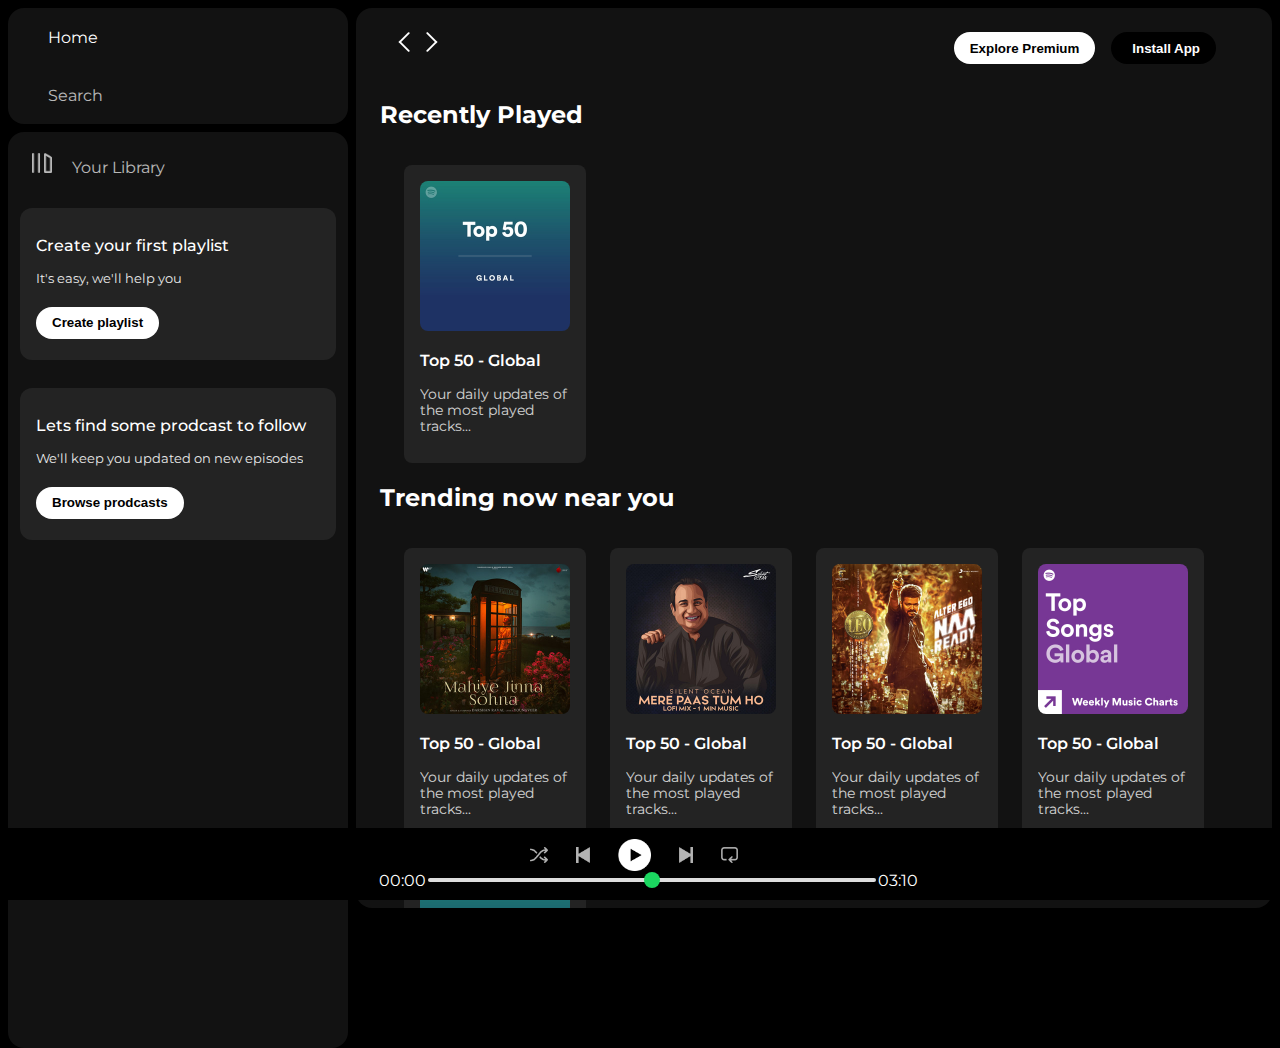
<file: Spotify Clone/index.html>
<!DOCTYPE html>
<html lang="en">
<head>
    <meta charset="UTF-8">
    <meta name="viewport" content="width=device-width, initial-scale=1.0">
    <link rel="stylesheet" href="https://cdnjs.cloudflare.com/ajax/libs/font-awesome/6.5.1/css/all.min.css" integrity="sha512-DTOQO9RWCH3ppGqcWaEA1BIZOC6xxalwEsw9c2QQeAIftl+Vegovlnee1c9QX4TctnWMn13TZye+giMm8e2LwA==" crossorigin="anonymous" referrerpolicy="no-referrer" />
    <link rel="icon" href="logo.png">
    <title>Spotify- Web Player: Music for everyone</title>
    <link rel="preconnect" href="https://fonts.googleapis.com">
    <link rel="preconnect" href="https://fonts.gstatic.com" crossorigin>
    <link href="https://fonts.googleapis.com/css2?family=Montserrat:wght@300;400;500;600;700&display=swap" rel="stylesheet">
    <link rel="stylesheet" href="style.css">
</head>
<body>
    <div class="main">
        <div class="sidebar">
            <div class="nav">
                <div class="nav-option" style="opacity: 1;">
                    <i class="fa-solid fa-house"></i>
                    <a href="#">Home</a>
                </div>
                <div class="nav-option">
                    <i class="fa-solid fa-magnifying-glass"></i>
                    <a href="#">Search</a>
                </div>
            </div>
            <div class="library">
                <div class="option">
                    <div class="lib-option nav-option">
                       <img src="library_icon.png" alt="library">
                        <a href="#">Your Library</a>
                    </div>
                    <div class="icons">
                        <i class="fa-solid fa-plus"></i>
                        <i class="fa-solid fa-arrow-right"></i>
                    </div>
                </div>
                <div class="lib-boxe">
                    <div class="box">
                        <p class="box-p1">Create your first playlist</p>
                        <p class="box-p2">It's easy, we'll help you</p>
                        <button class="badge">Create playlist</button>
                    </div>
                    <div class="box">
                        <p class="box-p1">Lets find some prodcast to follow</p>
                        <p class="box-p2">We'll keep you updated on new episodes</p>
                        <button class="badge">Browse prodcasts</button>
                    </div>
                </div>
            </div>
        </div>
        <div class="main-content">
            <div class="sticky-nav">
                <div class="sticky-nav-icons">
                <img src="backward_icon.png">
                <img src="forward_icon.png" class="hide">
                </div>
                <div class="sticky-nav-options">
                    <button class="badge nav-item hide">Explore Premium</button>
                    <button class="badge nav-item dark-badge" ><i class="fa-regular fa-circle-down" style="margin-right: 5px;"></i>Install App</button>
                    <i class="fa-regular fa-user nav-item"></i>
                </div>
            </div>

            <h2>Recently Played</h2>
            <div class="cards-container">
                <div class="card">
                    <img src="card1img.jpeg" class="card-img">
                    <p class="card-title">Top 50 - Global</p>
                    <p class="card-info">Your daily updates of the most played tracks...</p>
                </div>
            </div>

            <h2>Trending now near you</h2>
            <div class="cards-container">
                <div class="card">
                    <img src="card2img.jpeg" class="card-img">
                    <p class="card-title">Top 50 - Global</p>
                    <p class="card-info">Your daily updates of the most played tracks...</p>
                </div>
                <div class="card">
                    <img src="card3img.jpeg" class="card-img">
                    <p class="card-title">Top 50 - Global</p>
                    <p class="card-info">Your daily updates of the most played tracks...</p>
                </div>
                <div class="card">
                    <img src="card4img.jpeg" class="card-img">
                    <p class="card-title">Top 50 - Global</p>
                    <p class="card-info">Your daily updates of the most played tracks...</p>
                </div>
                <div class="card">
                    <img src="card5img.jpeg" class="card-img">
                    <p class="card-title">Top 50 - Global</p>
                    <p class="card-info">Your daily updates of the most played tracks...</p>
                </div>
                <div class="card">
                    <img src="card1img.jpeg" class="card-img">
                    <p class="card-title">Top 50 - Global</p>
                    <p class="card-info">Your daily updates of the most played tracks...</p>
                </div>
                </div>

                <h2>Featured Charts</h2>
                <div class="cards-container">
                <div class="card">
                    <img src="card5img.jpeg" class="card-img">
                    <p class="card-title">Top Songs-Global</p>
                    <p class="card-info">Your weekly updates of the most rights...</p>
                </div>
                <div class="card">
                    <img src="card6img.jpeg" class="card-img">
                    <p class="card-title">Top Songs - India</p>
                    <p class="card-info">Your weekly updates of the most right...</p>
                </div>
                <div class="card">
                    <img src="card1img.jpeg" class="card-img">
                    <p class="card-title">Top 50 - Global</p>
                    <p class="card-info">Your daily updates of the most played...</p>
                </div>
            </div>
        <div class="footer">
            <div class="line"></div>
        </div>
        </div>
        <div class="music-player">
            <div class="album"></div>
            <div class="player">
                <div class="player-controls">
                    <img src="player_icon1.png" class="player-control-icon">
                    <img src="player_icon2.png" class="player-control-icon">
                    <img src="player_icon3.png" class="player-control-icon" style="height:2rem;opacity:1">
                    <img src="player_icon4.png" class="player-control-icon">
                    <img src="player_icon5.png" class="player-control-icon">
                </div>
                <div class="playback-bar">
                    <span curr-time>00:00</span>
                    <input type="range" min="0" max="100" class="progress-bar" step="1">
                    <span tot-time>03:10</span>
                </div>
            </div>
            <div class="controls"></div>

        </div>
    </div>
    
</body>
</html>
</file>
<file: Spotify Clone/style.css>
body{
    font-family: 'Montserrat', sans-serif;
    margin:0;
    background:#000;
    color: #fff;
    overflow: hidden;
}
.main{
    display:flex;
    height: 100vh;
    padding:0.5rem;
}
.sidebar{
    background-color:black;
    width: 340px;
    border-radius:1em;
    margin-right:0.5rem;
}
.main-content{
    background-color:#121212;
    flex:1;
    border-radius:1em;
    overflow: auto;
    padding: 0 1.5rem 0 1.5rem;
}
.music-player{
    background-color:#000;
    position: fixed;
    bottom: 0;
    width: 100%;
    height: 72px;
}
a{
    text-decoration: none;
    color: white;
}
.nav{
    background: #121212;
    border-radius:1em;
    display: flex;
    flex-direction:column;
    justify-content: center;
    height: 100px;
    padding: 0.5rem 0.75rem;
}
.nav-option{
    line-height: 2.5rem;
    opacity: 0.7;
    padding: 0.5rem 0.75rem;
}
.nav-option:hover{
    opacity: 1;
}
.nav-option i{
    font-size: 1.25rem;
}
.nav-option a{
    font-size: 1rem;
    margin-left: 1rem;
}
.library{
    background: #121212;
    border-radius: 1rem;
    height: 100%;
    margin-top:0.5rem;
    padding: 0.5rem 0.75rem;
}
.option{
    display: flex;
    justify-content: space-between;
    align-items: center;
}
.lib-option img{
    height:1.25rem;
    width:1.25rem;
}
.icons{
    font-size: 1.25rem;
    display: flex;
}
.icons i{
    opacity: 0.7;
    margin-right: 1rem;
}
.icons i:hover{
    opacity:1;
}
.box{
    background: #232323;
    height:8rem;
    border-radius:0.75rem;
    margin: 0.75rem 0 1.75rem 0;
    padding: 0.75rem 1rem;
}
.box-p1{
    font-size: 1;
    font-weight:500;
}
.box-p2{
    font-size:0.8rem;
    opacity: 0.9;
}
.badge{
    background:#fff;
    border: none;
    border-radius: 100px;
    padding:0.25rem 1rem;
    font-weight: 700;
    margin-top:0.5rem;
    height: 2rem;
    width: fit-content;
}
.dark-badge{
    background: #000;
    color: white;
}
.sticky-nav{
    position: sticky;
    top: 0;
    background: #121212;
    display: flex;
    justify-content: space-between;
    align-items: center;
    padding: 1rem 0 1rem 0;
    z-index:10;
}
.sticky-nav-icons{
    margin-left: 0.75rem;
}
.sticky-nav-options{
    display: flex;
    justify-content:center;
    align-items: center;
}
.nav-item{
    margin-right:1rem;
}
@media (max-width:1000px){
    .hide{
        display: none;
    }
}
.card{
    background: #232323;
    width: 150px;
    border-radius:0.5rem ;
    padding: 1rem;
    margin-left:1.5rem;
    margin-top: 1rem;
}
.cards-container{
    display: flex;
    flex-wrap: wrap;
}
.card-img{
    width: 100%;
    border-radius: 0.5rem;
}
.card-title{
    font-weight:600;
}
.card-info{
    font-size: 0.85rem;
    opacity:0.8;
}
 .footer{
    height: 300px;
    display: flex;
    align-items: center;
    justify-content: center;
 }
 .line{
    width: 90%;
    height: 50%;
    border-top:1px solid white;
    opacity: 0.4;
 }
 .music-player{
    display: flex;
    justify-content: space-between;
    align-items: center;
 }
 .album{
    width: 25%;
 }
 .player{
    width: 50%;
 }
 .controls{
    width: 25%;
 }
 .player-controls{
    display: flex;
    justify-content: center;
    align-items: center;
 }
 .player-control-icon{
    height: 1rem;
    padding-right: 1.75rem;
    opacity: 0.7;
 }
 .player-control-icon:hover{
    opacity: 1;
 }
 .playback-bar{
    display:flex;
    justify-content: center;
    align-items: center;
 }
.progress-bar{
    width:70%;
    appearance: none;
    background: transparent;
    cursor: pointer;
}
.progress-bar::-webkit-slider-runnable-track{
    background: #ddd;
    border-radius: 100px;
    height: 0.2rem;
}
.progress-bar::-webkit-slider-thumb{
    appearance: none;
    height: 1rem;
    width: 1rem;
    background: #1bd760;
    border-radius: 50%;
    margin-top:-6px;
}
</file>
